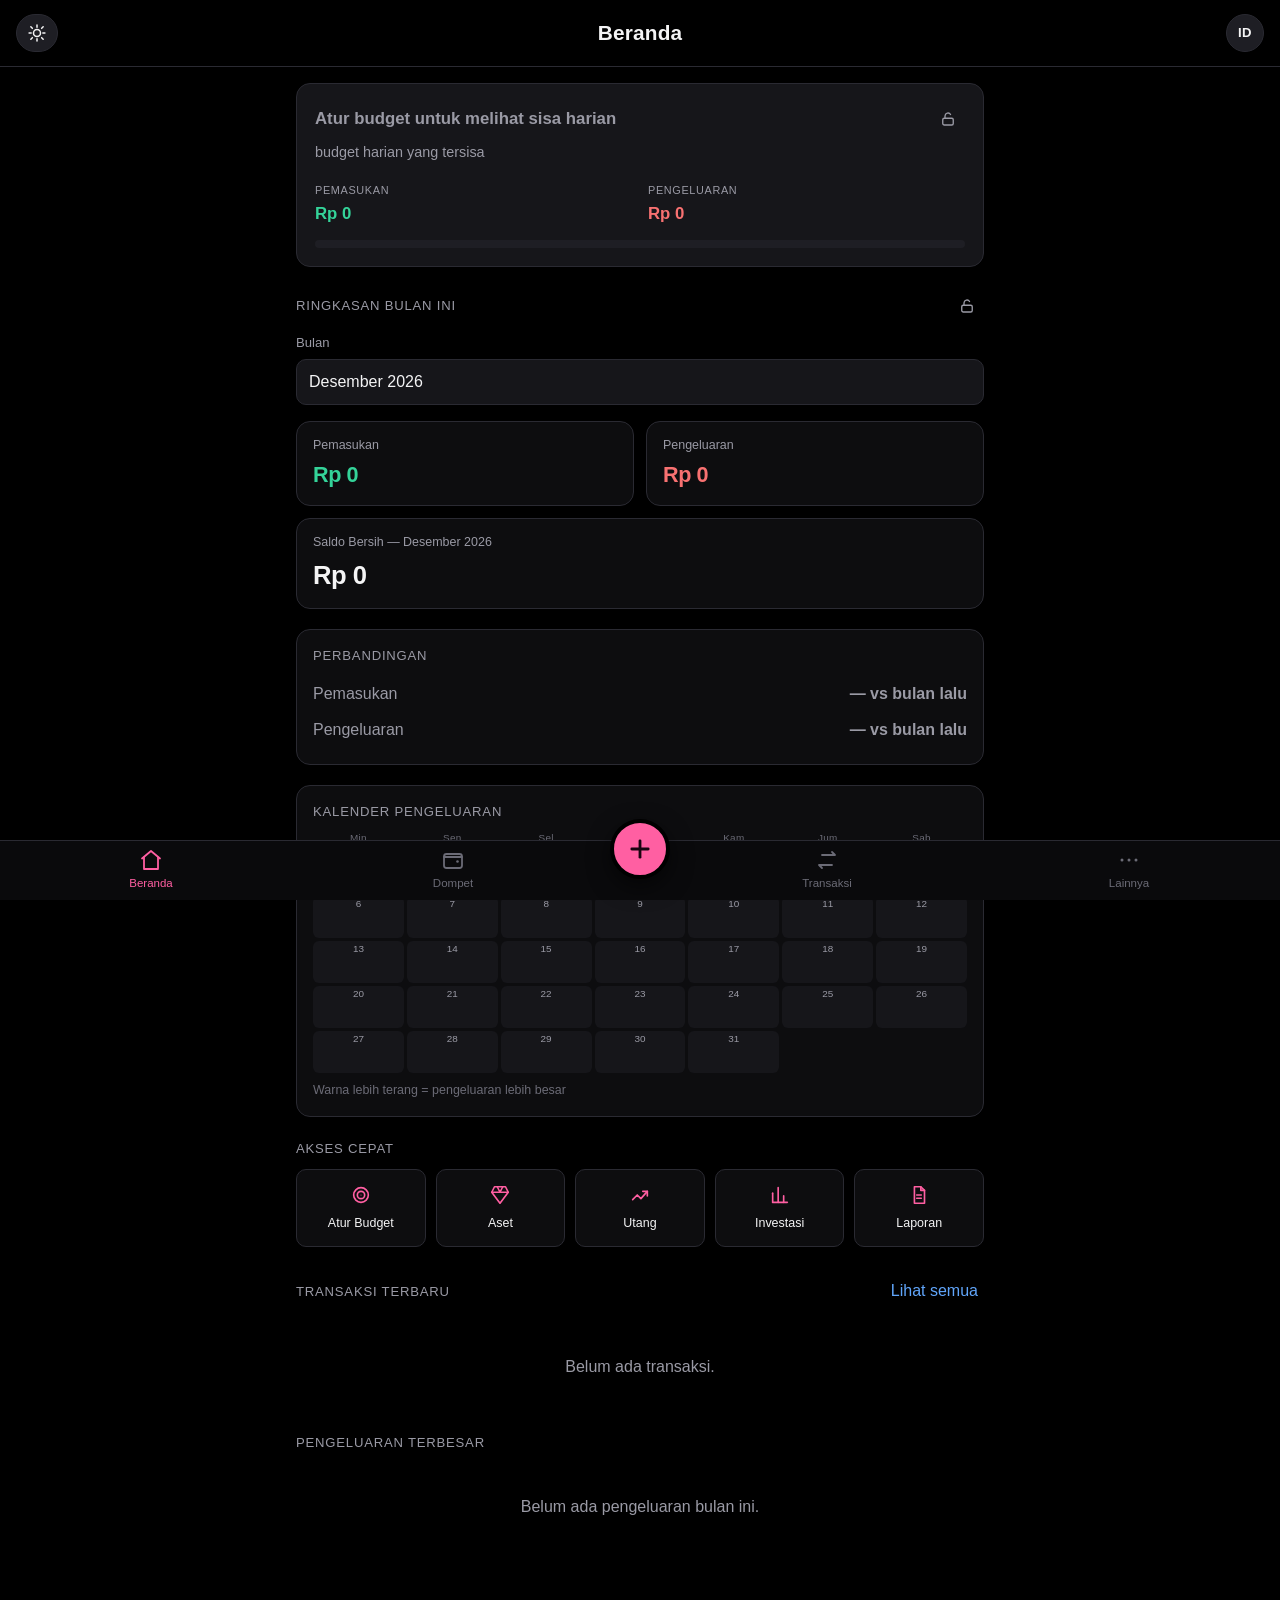
<file: index.html>
<!DOCTYPE html>
<html lang="en">
  <head>
    <meta charset="UTF-8" />
    <meta
      name="viewport"
      content="width=device-width, initial-scale=1, maximum-scale=1, viewport-fit=cover"
    />
    <title>Keuangan</title>
    <meta name="description" content="Pelacak keuangan pribadi yang privat dan bisa offline." />

    <!-- Theme + PWA -->
    <meta name="theme-color" content="#000000" />
    <link rel="manifest" href="manifest.json" />

    <!-- iOS home-screen / full-screen support -->
    <meta name="apple-mobile-web-app-capable" content="yes" />
    <meta name="mobile-web-app-capable" content="yes" />
    <meta name="apple-mobile-web-app-status-bar-style" content="black-translucent" />
    <meta name="apple-mobile-web-app-title" content="Keuangan" />
    <link rel="apple-touch-icon" href="icons/apple-touch-icon-180.png" />

    <link rel="icon" type="image/svg+xml" href="icons/favicon.svg" />
    <!-- Apply the persisted theme before first paint to avoid a flash. -->
    <script>
      (function () {
        try {
          var th = localStorage.getItem('appTheme');
          if (th === 'light') document.documentElement.setAttribute('data-theme', 'light');
        } catch (e) {}
      })();
    </script>
    <link rel="stylesheet" href="src/styles.css" />
  </head>
  <body>
    <div id="app" class="app">
      <!-- Rendered by JS -->
      <div class="loading">Memuat…</div>
    </div>

    <script type="module" src="src/main.js"></script>
  </body>
</html>
</file>
<file: src/styles.css>
/* ============================================================
   Personal Finance Tracker — black theme, mobile-first
   ============================================================ */

:root {
  /* Dark theme palette (default) */
  --bg: #000000;
  --surface: #0d0d0f;
  --surface-2: #16161a;
  --surface-3: #1e1e24;
  --border: #2a2a32;
  --text: #f4f4f5;
  --text-muted: #9a9aa5;
  --text-dim: #6b6b76;

  --accent: #ffffff;
  --accent-text: #000000; /* text on the --accent fill (primary buttons) */
  --accent-nav: #ff5fa2; /* brand/nav accent — PINK (center button + active tab); easy to retint */
  --accent-on: #1a0410; /* text/icon color that sits ON the accent fill */
  --income: #34d399; /* green */
  --expense: #f87171; /* red */
  --danger: #ef4444;
  --focus: #60a5fa;
  --scrim: rgba(0, 0, 0, 0.6); /* modal backdrop / overlays */

  --radius: 14px;
  --radius-sm: 10px;
  --gap: 16px;
  --tap: 44px; /* min tap target */

  /* Safe-area insets for iOS full-screen */
  --safe-top: env(safe-area-inset-top, 0px);
  --safe-bottom: env(safe-area-inset-bottom, 0px);
  --safe-left: env(safe-area-inset-left, 0px);
  --safe-right: env(safe-area-inset-right, 0px);

  --nav-height: 60px;

  /* Solid chrome backgrounds (header / bottom nav). Opaque (not translucent)
     so there's no backdrop-filter recomposite when content behind them
     re-renders — that caused a visible "blur then settle" flicker on tab
     switches, especially on iOS. */
  --header-bg: #000000;
  --nav-bg: #0a0a0c;
}

/* Light theme palette — applied when <html data-theme="light">. Keeps the
   pink accent (slightly deepened for contrast on white) and income/expense
   semantics; surfaces become white/light-gray with dark text. */
html[data-theme='light'] {
  --bg: #f4f5f7;
  --surface: #ffffff;
  --surface-2: #ffffff;
  --surface-3: #eef0f3;
  --border: #e2e5ea;
  --text: #15161a;
  --text-muted: #5b6069;
  --text-dim: #9aa0aa;

  --accent: #15161a;
  --accent-text: #ffffff; /* text on the --accent fill (primary buttons) */
  --accent-nav: #d61f69; /* deeper PINK so it reads on white */
  --accent-on: #ffffff; /* text/icon on the accent fill */
  --income: #1aa06a; /* green with enough contrast on white */
  --expense: #dc3b3b; /* red */
  --danger: #dc2626;
  --focus: #2563eb;
  --scrim: rgba(20, 22, 26, 0.35);

  --header-bg: #f4f5f7;
  --nav-bg: #ffffff;
}

* {
  box-sizing: border-box;
  -webkit-tap-highlight-color: transparent;
}

/* Ensure the hidden attribute always wins, even over elements that set an
   explicit display (e.g. header toggles use display:inline-flex). */
[hidden] {
  display: none !important;
}

html,
body {
  margin: 0;
  padding: 0;
  min-height: 100%;
}

body {
  background: var(--bg);
  color: var(--text);
  font-family: -apple-system, BlinkMacSystemFont, 'Segoe UI', Roboto, Helvetica,
    Arial, sans-serif;
  font-size: 16px;
  line-height: 1.5;
  -webkit-font-smoothing: antialiased;
  overscroll-behavior-y: none;
  overflow-x: hidden; /* never allow horizontal scrolling */
}

.app {
  min-height: 100vh;
  min-height: 100dvh; /* dynamic viewport so short pages fill the screen too */
  display: flex;
  flex-direction: column;
}

.loading {
  display: grid;
  place-items: center;
  min-height: 100vh;
  color: var(--text-muted);
}

/* ---- Layout ------------------------------------------------ */

.app-header {
  position: sticky;
  top: 0;
  z-index: 10;
  padding: calc(var(--safe-top) + 14px) var(--gap) 14px;
  padding-left: calc(var(--safe-left) + var(--gap));
  padding-right: calc(var(--safe-right) + var(--gap));
  background: var(--header-bg);
  border-bottom: 1px solid var(--border);
  display: flex;
  align-items: center;
  justify-content: space-between;
  gap: 12px;
}

/* Left / right header zones hold the theme & language toggles (and the back
   button). The title is absolute-centered over the whole header so it stays
   centered regardless of what's in the zones. */
.header-left,
.header-right {
  display: flex;
  align-items: center;
  gap: 8px;
  z-index: 1;
}
.header-right {
  justify-content: flex-end;
}

.app-header h1 {
  position: absolute;
  left: 50%;
  transform: translateX(-50%);
  font-size: 1.3rem;
  margin: 0;
  font-weight: 700;
  color: var(--text);
  letter-spacing: 0.01em;
  max-width: 50%;
  text-align: center;
  overflow: hidden;
  text-overflow: ellipsis;
  white-space: nowrap;
}

/* Header toggle buttons (theme sun/moon, language EN/ID). */
.header-toggle {
  min-width: 38px;
  height: 38px;
  padding: 0 10px;
  display: inline-flex;
  align-items: center;
  justify-content: center;
  border: 1px solid var(--border);
  background: var(--surface-3);
  color: var(--text);
  border-radius: 999px;
  cursor: pointer;
}
.header-toggle:active {
  transform: scale(0.96);
}
.header-toggle svg {
  display: block;
}
.lang-toggle .lang-code {
  font-size: 0.82rem;
  font-weight: 700;
  letter-spacing: 0.03em;
}

.main {
  flex: 1;
  padding: var(--gap);
  padding-left: calc(var(--safe-left) + var(--gap));
  padding-right: calc(var(--safe-right) + var(--gap));
  padding-bottom: calc(var(--nav-height) + var(--safe-bottom) + 80px);
  max-width: 720px;
  width: 100%;
  margin: 0 auto;
  overflow-x: hidden;
  min-width: 0;
}

/* Gentle opacity-only fade when switching tabs (added only on real view
   changes). No vertical movement, so there's no jump — header and bottom nav
   are persistent, so only this content cross-fades. */
.main.view-enter {
  animation: view-fade 0.15s ease;
}
@keyframes view-fade {
  from {
    opacity: 0.35;
  }
  to {
    opacity: 1;
  }
}
@media (prefers-reduced-motion: reduce) {
  .main.view-enter {
    animation: none;
  }
}

/* ---- Bottom navigation ------------------------------------- */

.bottom-nav {
  position: fixed;
  left: 0;
  right: 0;
  bottom: 0;
  z-index: 20;
  height: calc(var(--nav-height) + var(--safe-bottom));
  padding-bottom: var(--safe-bottom);
  padding-left: var(--safe-left);
  padding-right: var(--safe-right);
  display: flex;
  align-items: stretch;
  justify-content: space-around;
  background: var(--nav-bg);
  border-top: 1px solid var(--border);
}

.nav-btn {
  flex: 1;
  border: 0;
  background: transparent;
  color: var(--text-dim);
  font-size: 0.72rem;
  display: flex;
  flex-direction: column;
  align-items: center;
  justify-content: center;
  gap: 3px;
  cursor: pointer;
  min-height: var(--tap);
  transition: color 0.15s;
}

.nav-btn .icon {
  display: grid;
  place-items: center;
  line-height: 1;
}

.nav-btn .icon svg {
  display: block;
}

.nav-btn.active {
  color: var(--accent-nav);
}

/* ---- Elevated central "+" action button -------------------- */

.nav-fab {
  flex: 0 0 auto;
  align-self: center;
  width: 60px;
  height: 60px;
  margin: 0 6px;
  transform: translateY(-22px);
  border-radius: 50%;
  border: 4px solid var(--bg);
  background: var(--accent-nav);
  color: var(--accent-on);
  line-height: 1;
  display: grid;
  place-items: center;
  cursor: pointer;
  box-shadow: 0 8px 22px rgba(0, 0, 0, 0.55);
}

.nav-fab svg {
  stroke-width: 2.4;
}

.nav-fab:active {
  transform: translateY(-22px) scale(0.94);
}

/* ---- Cards & sections -------------------------------------- */

.card {
  background: var(--surface);
  border: 1px solid var(--border);
  border-radius: var(--radius);
  padding: 16px;
}

.section-title {
  font-size: 0.82rem;
  text-transform: uppercase;
  letter-spacing: 0.06em;
  color: var(--text-muted);
  margin: 22px 0 10px;
}

.stack {
  display: flex;
  flex-direction: column;
  gap: 12px;
}

/* ---- Summary cards ----------------------------------------- */

.summary-grid {
  display: grid;
  grid-template-columns: 1fr 1fr;
  gap: 12px;
}

.summary-card {
  background: var(--surface);
  border: 1px solid var(--border);
  border-radius: var(--radius);
  padding: 14px 16px;
  min-width: 0; /* allow the grid track to shrink so long values don't overflow */
}

.summary-card.net {
  grid-column: 1 / -1;
}

.summary-card .label {
  font-size: 0.78rem;
  color: var(--text-muted);
  margin-bottom: 4px;
}

.summary-card .value {
  /* Scales down on narrow cards so big nominals (e.g. Rp100.000.000) stay on
     one line without wrapping or horizontal scroll. */
  font-size: clamp(0.95rem, 5.2vw, 1.35rem);
  font-weight: 650;
  font-variant-numeric: tabular-nums;
  white-space: nowrap;
  overflow: hidden;
  text-overflow: ellipsis;
  letter-spacing: -0.02em;
}

/* The full-width net card has more room, so it can be a touch larger. */
.summary-card.net .value {
  font-size: clamp(1.1rem, 6vw, 1.6rem);
}

.value.income {
  color: var(--income);
}
.value.expense {
  color: var(--expense);
}
.value.negative {
  color: var(--expense);
}
.value.positive {
  color: var(--income);
}

/* ---- Month selector ---------------------------------------- */

.month-select {
  position: relative;
}

/* ---- Forms & inputs ---------------------------------------- */

label.field {
  display: block;
  margin-bottom: 14px;
}

.field-label {
  display: block;
  font-size: 0.82rem;
  color: var(--text-muted);
  margin-bottom: 6px;
}

input,
select,
textarea,
button {
  font: inherit;
}

input[type='text'],
input[type='number'],
input[type='date'],
select,
textarea {
  width: 100%;
  min-height: var(--tap);
  background: var(--surface-2);
  color: var(--text);
  border: 1px solid var(--border);
  border-radius: var(--radius-sm);
  padding: 10px 12px;
  appearance: none;
}

textarea {
  resize: vertical;
  min-height: 72px;
}

input:focus,
select:focus,
textarea:focus {
  outline: 2px solid var(--focus);
  outline-offset: 1px;
  border-color: var(--focus);
}

.field-error {
  color: var(--expense);
  font-size: 0.8rem;
  margin-top: 5px;
  min-height: 1em;
}

input.invalid,
select.invalid,
textarea.invalid {
  border-color: var(--expense);
}

/* Segmented control for income/expense */
.segmented {
  display: flex;
  gap: 6px;
  background: var(--surface-2);
  border: 1px solid var(--border);
  border-radius: var(--radius-sm);
  padding: 4px;
}

.segmented button {
  flex: 1;
  min-height: 38px;
  border: 0;
  border-radius: 8px;
  background: transparent;
  color: var(--text-muted);
  cursor: pointer;
}

.segmented button.active[data-type='income'] {
  background: rgba(52, 211, 153, 0.16);
  color: var(--income);
}
.segmented button.active[data-type='expense'] {
  background: rgba(248, 113, 113, 0.16);
  color: var(--expense);
}

/* ---- Buttons ----------------------------------------------- */

.btn {
  min-height: var(--tap);
  border-radius: var(--radius-sm);
  border: 1px solid var(--border);
  background: var(--surface-3);
  color: var(--text);
  padding: 0 16px;
  cursor: pointer;
  display: inline-flex;
  align-items: center;
  justify-content: center;
  gap: 8px;
}

.btn.primary {
  background: var(--accent);
  color: var(--accent-text);
  border-color: var(--accent);
  font-weight: 600;
}

.btn.danger {
  background: transparent;
  color: var(--danger);
  border-color: var(--danger);
}

.btn.ghost {
  background: transparent;
}

.btn:active {
  transform: scale(0.98);
}

.btn.full {
  width: 100%;
}

.btn-row {
  display: flex;
  gap: 10px;
}

.btn-row .btn {
  flex: 1;
}

.link-btn {
  background: none;
  border: 0;
  color: var(--focus);
  cursor: pointer;
  padding: 6px;
  min-height: var(--tap);
}

/* ---- Filter bar -------------------------------------------- */

.filter-bar {
  display: flex;
  gap: 10px;
  align-items: flex-end;
  flex-wrap: wrap;
}

.filter-bar .field {
  flex: 1;
  min-width: 130px;
  margin-bottom: 0;
}

/* ---- Transaction list -------------------------------------- */

.tx-list {
  list-style: none;
  margin: 0;
  padding: 0;
  display: flex;
  flex-direction: column;
  gap: 8px;
}

.tx-item {
  display: flex;
  align-items: center;
  gap: 12px;
  background: var(--surface);
  border: 1px solid var(--border);
  border-radius: var(--radius-sm);
  padding: 12px 14px;
}

.tx-main {
  flex: 1;
  min-width: 0;
}

.tx-cat {
  font-weight: 600;
}

.tx-meta {
  font-size: 0.8rem;
  color: var(--text-muted);
  white-space: nowrap;
  overflow: hidden;
  text-overflow: ellipsis;
}

.tx-note {
  font-size: 0.82rem;
  color: var(--text-dim);
  overflow: hidden;
  text-overflow: ellipsis;
  white-space: nowrap;
}

.tx-amount {
  font-weight: 650;
  font-variant-numeric: tabular-nums;
  white-space: nowrap;
}
.tx-amount.income {
  color: var(--income);
}
.tx-amount.expense {
  color: var(--expense);
}

.tx-actions {
  display: flex;
  gap: 4px;
}

.icon-btn {
  width: var(--tap);
  height: var(--tap);
  border: 0;
  background: transparent;
  color: var(--text-muted);
  cursor: pointer;
  border-radius: 8px;
  font-size: 1rem;
}
.icon-btn:active {
  background: var(--surface-3);
}

/* ---- Empty states ------------------------------------------ */

.empty {
  text-align: center;
  color: var(--text-muted);
  padding: 32px 16px;
}
.empty .emoji {
  font-size: 2rem;
  display: block;
  margin-bottom: 8px;
}

/* ---- Chart ------------------------------------------------- */

.chart-wrap {
  display: flex;
  flex-direction: column;
  align-items: center;
  gap: 14px;
}

.chart-center {
  pointer-events: none;
}

.chart-legend {
  width: 100%;
  display: flex;
  flex-direction: column;
  gap: 6px;
}

.legend-row {
  display: flex;
  align-items: center;
  gap: 8px;
  font-size: 0.88rem;
}

.legend-swatch {
  width: 12px;
  height: 12px;
  border-radius: 3px;
  flex: none;
}

.legend-name {
  flex: 1;
  color: var(--text);
}
.legend-val {
  color: var(--text-muted);
  font-variant-numeric: tabular-nums;
}

/* ---- Category manager -------------------------------------- */

.cat-list {
  list-style: none;
  margin: 0;
  padding: 0;
  display: flex;
  flex-direction: column;
  gap: 8px;
}

.cat-item {
  display: flex;
  align-items: center;
  gap: 10px;
  background: var(--surface);
  border: 1px solid var(--border);
  border-radius: var(--radius-sm);
  padding: 10px 14px 10px 8px;
}

.cat-drag {
  flex: none;
  display: grid;
  place-items: center;
  width: 26px;
  color: var(--text-dim);
  cursor: grab;
  touch-action: none;
}

.cat-drag:active {
  cursor: grabbing;
  color: var(--text-muted);
}

.cat-item.settling {
  transition: transform 0.18s ease;
}

.cat-item.dragging {
  opacity: 0.9;
  border-color: var(--accent-nav);
  box-shadow: 0 8px 22px rgba(0, 0, 0, 0.5);
  position: relative;
  z-index: 5;
}

.cat-name {
  flex: 1;
}

.badge {
  font-size: 0.68rem;
  text-transform: uppercase;
  letter-spacing: 0.05em;
  color: var(--text-dim);
  border: 1px solid var(--border);
  border-radius: 6px;
  padding: 2px 6px;
}

/* "Luar Beranda" badge + excluded-row styling for Kelola Kategori. */
.badge.excluded-badge {
  color: var(--accent-nav);
  border-color: color-mix(in srgb, var(--accent-nav) 45%, var(--border));
}
.cat-item.excluded .cat-name {
  color: var(--text-muted);
}
/* The eye toggle lights up when the category is excluded (eye-off shown). */
.icon-btn.active {
  color: var(--accent-nav);
}

/* ---- Modal ------------------------------------------------- */

.modal-backdrop {
  position: fixed;
  inset: 0;
  z-index: 50;
  background: var(--scrim);
  display: flex;
  align-items: flex-end;
  justify-content: center;
}

.modal {
  background: var(--surface);
  border: 1px solid var(--border);
  border-radius: var(--radius) var(--radius) 0 0;
  width: 100%;
  max-width: 560px;
  max-height: 92vh;
  overflow-y: auto;
  padding: 20px;
  padding-bottom: calc(20px + var(--safe-bottom));
  -webkit-overflow-scrolling: touch;
}

.modal h2 {
  margin: 0 0 16px;
  font-size: 1.1rem;
}

@media (min-width: 640px) {
  .modal-backdrop {
    align-items: center;
  }
  .modal {
    border-radius: var(--radius);
  }
}

/* ---- Error toast ------------------------------------------- */

.toast {
  position: fixed;
  left: 50%;
  transform: translateX(-50%);
  bottom: calc(var(--nav-height) + var(--safe-bottom) + 84px);
  z-index: 60;
  background: var(--danger);
  color: #fff;
  padding: 10px 16px;
  border-radius: 10px;
  max-width: 90vw;
  box-shadow: 0 6px 20px rgba(0, 0, 0, 0.5);
  display: flex;
  gap: 12px;
  align-items: center;
}
.toast button {
  background: none;
  border: 0;
  color: #fff;
  font-weight: 700;
  cursor: pointer;
}

.sr-only {
  position: absolute;
  width: 1px;
  height: 1px;
  padding: 0;
  margin: -1px;
  overflow: hidden;
  clip: rect(0, 0, 0, 0);
  white-space: nowrap;
  border: 0;
}


/* ---- Menu list (Lainnya hub) ------------------------------- */

.menu-list {
  list-style: none;
  margin: 0;
  padding: 0;
  display: flex;
  flex-direction: column;
  gap: 8px;
}

.menu-row {
  width: 100%;
  display: flex;
  align-items: center;
  gap: 12px;
  min-height: 52px;
  padding: 10px 14px;
  background: var(--surface);
  border: 1px solid var(--border);
  border-radius: var(--radius-sm);
  color: var(--text);
  cursor: pointer;
  text-align: left;
}

.menu-row:active {
  background: var(--surface-3);
}

.menu-row.disabled {
  opacity: 0.6;
  cursor: default;
}

.menu-icon {
  font-size: 1.3rem;
  line-height: 1;
  width: 28px;
  text-align: center;
}

.menu-label {
  flex: 1;
  font-weight: 550;
}

.menu-chevron {
  color: var(--text-dim);
  font-size: 1.4rem;
  line-height: 1;
}


/* ---- Beranda "Sekilas Hari Ini" glance card ---------------- */

.glance-card {
  background: var(--surface-2);
  border: 1px solid var(--border);
  border-radius: var(--radius);
  padding: 18px;
  margin-bottom: 8px;
}

.glance-label {
  display: flex;
  align-items: center;
  gap: 6px;
  font-size: 0.72rem;
  letter-spacing: 0.08em;
  text-transform: uppercase;
  color: var(--text-muted);
  margin-bottom: 10px;
}

.glance-amount-row {
  display: flex;
  align-items: center;
  justify-content: space-between;
  gap: 10px;
}

.glance-amount {
  font-size: 2rem;
  font-weight: 700;
  font-variant-numeric: tabular-nums;
  line-height: 1.1;
}

.glance-amount.muted {
  font-size: 1.05rem;
  font-weight: 550;
  color: var(--text-muted);
}

.glance-lock {
  font-size: 1rem;
  opacity: 0.7;
}

.glance-caption {
  display: flex;
  align-items: center;
  gap: 6px;
  color: var(--text-muted);
  font-size: 0.9rem;
  margin-top: 6px;
}

.glance-io {
  display: flex;
  gap: 16px;
  margin-top: 18px;
}

.glance-io-col {
  flex: 1;
  min-width: 0;
}

.glance-io-label {
  font-size: 0.68rem;
  letter-spacing: 0.06em;
  color: var(--text-muted);
  margin-bottom: 3px;
}

.glance-io-val {
  font-size: 1.05rem;
  font-weight: 650;
  font-variant-numeric: tabular-nums;
}

.glance-io-val.income {
  color: var(--income);
}
.glance-io-val.expense {
  color: var(--expense);
}

.glance-progress {
  margin-top: 14px;
  height: 8px;
  border-radius: 6px;
  background: var(--surface-3);
  overflow: hidden;
}

.glance-progress-fill {
  height: 100%;
  border-radius: 6px;
  background: var(--accent-nav);
  transition: width 0.3s ease;
}

.glance-progress-fill.over {
  background: var(--expense);
}

/* ---- Modal header with close button ------------------------ */

.modal-header {
  display: flex;
  align-items: center;
  justify-content: space-between;
  gap: 12px;
  margin-bottom: 16px;
}

.modal-header h2 {
  margin: 0;
  font-size: 1.1rem;
}

.modal-close {
  flex: none;
  width: var(--tap);
  height: var(--tap);
  border: 0;
  background: var(--surface-3);
  color: var(--text);
  border-radius: 50%;
  font-size: 1rem;
  cursor: pointer;
  display: grid;
  place-items: center;
}

.modal-close:active {
  transform: scale(0.94);
}


/* ---- Wallet list (Dompet) ---------------------------------- */

.glance-amount.negative {
  color: var(--expense);
}

.wallet-list {
  list-style: none;
  margin: 0;
  padding: 0;
  display: flex;
  flex-direction: column;
  gap: 8px;
}

.wallet-item {
  background: var(--surface);
  border: 1px solid var(--border);
  border-radius: var(--radius-sm);
  overflow: hidden;
}

.wallet-item.open {
  border-color: color-mix(in srgb, var(--accent-nav) 45%, var(--border));
}

/* Non-dragged rows animate to their new slot (FLIP). */
.wallet-item.settling {
  transition: transform 0.18s ease;
}

.wallet-item.dragging {
  opacity: 0.9;
  border-color: var(--accent-nav);
  box-shadow: 0 8px 22px rgba(0, 0, 0, 0.5);
  position: relative;
  z-index: 5;
}

/* Row header: drag handle + the expand button. */
.wallet-row-wrap {
  display: flex;
  align-items: stretch;
}

.wallet-drag {
  flex: none;
  display: grid;
  place-items: center;
  width: 34px;
  color: var(--text-dim);
  cursor: grab;
  touch-action: none; /* let pointer events drive the drag on touch */
}

.wallet-drag:active {
  cursor: grabbing;
  color: var(--text-muted);
}

/* The row button toggles the panel. */
.wallet-row {
  flex: 1;
  min-width: 0;
  display: flex;
  align-items: center;
  gap: 12px;
  padding: 12px 14px 12px 4px;
  background: transparent;
  border: 0;
  color: var(--text);
  cursor: pointer;
  text-align: left;
}

.wallet-row:active {
  background: var(--surface-2);
}

.wallet-icon {
  flex: none;
  width: 38px;
  height: 38px;
  border-radius: 10px;
  background: var(--surface-3);
  color: var(--text-muted);
  display: grid;
  place-items: center;
}

.wallet-main {
  flex: 1;
  min-width: 0;
}

.wallet-name-row {
  display: flex;
  align-items: center;
  gap: 8px;
  min-width: 0;
}

.wallet-name {
  font-weight: 600;
  white-space: nowrap;
  overflow: hidden;
  text-overflow: ellipsis;
}

.wallet-type {
  font-size: 0.8rem;
  color: var(--text-muted);
  margin-top: 1px;
}

.primary-badge {
  flex: none;
  color: var(--accent-nav);
  border-color: color-mix(in srgb, var(--accent-nav) 45%, transparent);
}

.wallet-saldo {
  flex: none;
  font-weight: 650;
  font-variant-numeric: tabular-nums;
  white-space: nowrap;
  font-size: 0.95rem;
  text-align: right;
}

.wallet-saldo.negative {
  color: var(--expense);
}

.wallet-chevron {
  flex: none;
  color: var(--text-dim);
  display: grid;
  place-items: center;
  transition: transform 0.2s ease;
}

.wallet-chevron.open {
  transform: rotate(180deg);
}

/* Inline expanding panel beneath the row */
.wallet-panel {
  border-top: 1px solid var(--border);
  padding: 8px;
  background: var(--surface-2);
}

.menu-rekening {
  padding: 8px 8px 10px;
}

.menu-rekening-label {
  font-size: 0.7rem;
  letter-spacing: 0.05em;
  text-transform: uppercase;
  color: var(--text-muted);
  margin-bottom: 4px;
}

.menu-rekening-row {
  display: flex;
  align-items: center;
  gap: 8px;
}

.menu-rekening-value {
  flex: 1;
  min-width: 0;
  font-variant-numeric: tabular-nums;
  overflow: hidden;
  text-overflow: ellipsis;
  white-space: nowrap;
}

.menu-rekening-value.muted {
  color: var(--text-dim);
  font-size: 0.85rem;
}

.menu-divider {
  height: 1px;
  background: var(--border);
  margin: 4px 0;
}

.menu-action {
  width: 100%;
  display: flex;
  align-items: center;
  gap: 10px;
  min-height: 44px;
  padding: 0 8px;
  border: 0;
  background: transparent;
  color: var(--text);
  border-radius: 8px;
  cursor: pointer;
  text-align: left;
}

.menu-action:active {
  background: var(--surface-3);
}

.menu-action.danger {
  color: var(--danger);
}

.btn.sm {
  min-height: 34px;
  padding: 0 10px;
  font-size: 0.85rem;
  gap: 6px;
}


/* ---- Beranda total-saldo card ------------------------------ */

.saldo-card {
  background: linear-gradient(135deg, var(--surface-3), var(--surface-2));
  border: 1px solid var(--border);
  border-radius: var(--radius);
  padding: 18px;
  margin-bottom: 12px;
}

.saldo-head {
  display: flex;
  align-items: center;
  justify-content: space-between;
  gap: 10px;
  margin-bottom: 6px;
}

.saldo-label {
  font-size: 0.72rem;
  letter-spacing: 0.08em;
  text-transform: uppercase;
  color: var(--text-muted);
}

.saldo-lock {
  flex: none;
  width: 34px;
  height: 34px;
  border: 0;
  background: transparent;
  color: var(--text-muted);
  border-radius: 8px;
  cursor: pointer;
  display: grid;
  place-items: center;
}

.saldo-lock:active {
  background: var(--surface-3);
}

.saldo-value {
  font-size: 1.8rem;
  font-weight: 700;
  font-variant-numeric: tabular-nums;
}

.saldo-value.negative {
  color: var(--expense);
}


/* ---- Transaksi controls (search + filter) ------------------ */

.tx-controls {
  display: flex;
  gap: 10px;
  align-items: center;
  margin-bottom: 12px;
}

.search-wrap {
  flex: 1;
  min-width: 0;
}

.search-wrap input {
  width: 100%;
}

.filter-btn {
  flex: none;
  display: inline-flex;
  align-items: center;
  gap: 6px;
  min-height: var(--tap);
  padding: 0 14px;
  border: 1px solid var(--border);
  background: var(--surface-2);
  color: var(--text);
  border-radius: var(--radius-sm);
  cursor: pointer;
  font-size: 0.9rem;
}

.filter-btn.active {
  border-color: var(--accent-nav);
  color: var(--accent-nav);
}

.filter-count {
  min-width: 18px;
  height: 18px;
  padding: 0 5px;
  border-radius: 9px;
  background: var(--accent-nav);
  color: var(--accent-on);
  font-size: 0.72rem;
  font-weight: 700;
  display: inline-grid;
  place-items: center;
}

.tx-filter-summary {
  display: flex;
  align-items: center;
  justify-content: space-between;
  gap: 10px;
  color: var(--text-muted);
  font-size: 0.85rem;
  margin: 6px 0 12px;
}

/* ---- Transaksi date groups --------------------------------- */

.tx-groups {
  display: flex;
  flex-direction: column;
  gap: 18px;
}

.tx-group-head {
  font-size: 0.8rem;
  font-weight: 600;
  color: var(--text-muted);
  margin-bottom: 8px;
  position: sticky;
  top: 0;
}


/* ---- Atur Budget ------------------------------------------- */

.field-hint {
  display: block;
  font-size: 0.78rem;
  color: var(--text-dim);
  margin-top: 5px;
}

.budget-slider-row {
  margin-bottom: 14px;
}

.budget-slider-head {
  display: flex;
  align-items: baseline;
  justify-content: space-between;
  gap: 10px;
  margin-bottom: 4px;
}

.budget-slider-label {
  font-weight: 600;
}

.budget-slider-val {
  font-size: 0.85rem;
  color: var(--text-muted);
  font-variant-numeric: tabular-nums;
}

.budget-slider {
  width: 100%;
  accent-color: var(--accent-nav);
  height: var(--tap);
}

.budget-total {
  font-weight: 650;
  font-variant-numeric: tabular-nums;
  margin: 4px 0 10px;
}

.budget-total.invalid {
  color: var(--expense);
}

.assign-list {
  list-style: none;
  margin: 0;
  padding: 0;
  display: flex;
  flex-direction: column;
  gap: 8px;
}

.assign-item {
  display: flex;
  align-items: center;
  gap: 12px;
  background: var(--surface);
  border: 1px solid var(--border);
  border-radius: var(--radius-sm);
  padding: 10px 14px;
}

.assign-name {
  flex: 1;
  min-width: 0;
  overflow: hidden;
  text-overflow: ellipsis;
  white-space: nowrap;
}

.assign-item select {
  flex: none;
  width: auto;
  min-width: 130px;
}

/* Progress bars */
.progress-list {
  display: flex;
  flex-direction: column;
  gap: 14px;
}

.progress-head {
  display: flex;
  align-items: baseline;
  justify-content: space-between;
  gap: 10px;
  margin-bottom: 5px;
}

.progress-name {
  font-weight: 600;
}

.progress-vals {
  font-size: 0.85rem;
  color: var(--text-muted);
  font-variant-numeric: tabular-nums;
}

.progress-vals.over {
  color: var(--expense);
}

.progress-track {
  height: 8px;
  border-radius: 6px;
  background: var(--surface-3);
  overflow: hidden;
}

.progress-fill {
  height: 100%;
  border-radius: 6px;
  background: var(--accent-nav);
  transition: width 0.3s ease;
}

.progress-fill.over {
  background: var(--expense);
}

.progress-over {
  font-size: 0.78rem;
  color: var(--expense);
  margin-top: 3px;
}

/* Lainnya menu icons now hold SVGs */
.menu-icon {
  display: grid;
  place-items: center;
  color: var(--text-muted);
}

.menu-chevron {
  display: grid;
  place-items: center;
}


/* ---- Header back button (secondary views) ------------------ */

/* On secondary pages the back button sits in the left zone next to the theme
   toggle; the title stays absolute-centered via the base .app-header h1 rule. */
.app-header.with-back h1 {
  font-size: 1.2rem;
  max-width: 44%;
}

.back-btn {
  display: inline-flex;
  align-items: center;
  gap: 4px;
  min-height: 38px;
  padding: 0 14px 0 10px;
  border: 1px solid var(--border);
  background: var(--surface-3);
  color: var(--text);
  border-radius: 999px;
  font-size: 0.92rem;
  font-weight: 550;
  cursor: pointer;
}

.back-btn:active {
  background: var(--surface-3);
}

.back-btn svg {
  display: block;
}


/* ---- Center confirmation notice ("Tersimpan") -------------- */

.notice {
  position: fixed;
  left: 50%;
  top: 50%;
  transform: translate(-50%, -50%);
  z-index: 70;
  background: var(--surface-3);
  color: var(--text);
  border: 1px solid var(--border);
  padding: 14px 22px;
  border-radius: 12px;
  font-weight: 600;
  box-shadow: 0 10px 30px rgba(0, 0, 0, 0.6);
  animation: notice-pop 0.15s ease;
  pointer-events: none;
}

@keyframes notice-pop {
  from { opacity: 0; transform: translate(-50%, -46%); }
  to { opacity: 1; transform: translate(-50%, -50%); }
}

/* ---- Budget assign rows with editable amount --------------- */

.assign-item.column {
  flex-direction: column;
  align-items: stretch;
  gap: 8px;
}

.assign-row {
  display: flex;
  align-items: center;
  gap: 12px;
}

.assign-row .assign-name {
  flex: 1;
}

.assign-amount {
  display: flex;
  align-items: center;
  gap: 10px;
}

.assign-amount-label {
  font-size: 0.8rem;
  color: var(--text-muted);
  flex: none;
}


/* ---- Aset (net worth) breakdown ---------------------------- */

.breakdown-row {
  display: flex;
  align-items: center;
  justify-content: space-between;
  gap: 12px;
  padding: 7px 0;
}

.breakdown-label {
  color: var(--text-muted);
}

.breakdown-val {
  font-weight: 600;
  font-variant-numeric: tabular-nums;
}

.breakdown-divider {
  height: 1px;
  background: var(--border);
  margin: 8px 0;
}

.runway-row {
  display: flex;
  align-items: center;
  justify-content: space-between;
  gap: 12px;
}

.runway-label {
  font-weight: 650;
}

.runway-value {
  font-size: 1.15rem;
  font-weight: 700;
  color: var(--accent-nav);
  white-space: nowrap;
}

.asset-actions {
  flex: none;
  display: flex;
  gap: 2px;
}


/* ---- Utang (debt list) ------------------------------------- */

.debt-list {
  display: flex;
  flex-direction: column;
  gap: 10px;
}

.debt-item {
  background: var(--surface);
  border: 1px solid var(--border);
  border-radius: var(--radius-sm);
  padding: 14px;
}

.debt-head {
  display: flex;
  align-items: center;
  justify-content: space-between;
  gap: 10px;
}

.debt-name-row {
  display: flex;
  align-items: center;
  gap: 8px;
  min-width: 0;
}

.debt-name {
  font-weight: 600;
  white-space: nowrap;
  overflow: hidden;
  text-overflow: ellipsis;
}

.overdue-badge {
  color: var(--expense);
  border-color: color-mix(in srgb, var(--expense) 45%, transparent);
}

.lunas-badge {
  color: var(--income);
  border-color: color-mix(in srgb, var(--income) 45%, transparent);
}

.debt-actions {
  flex: none;
  display: flex;
  gap: 2px;
}

.debt-remaining {
  font-weight: 650;
  font-variant-numeric: tabular-nums;
  margin: 8px 0 8px;
}

.debt-remaining.lunas {
  color: var(--income);
}

.debt-due {
  font-size: 0.8rem;
  color: var(--text-muted);
  margin-top: 6px;
}

.debt-due.overdue {
  color: var(--expense);
}


/* ---- Investasi --------------------------------------------- */

.invest-total-gain {
  margin-top: 6px;
  font-weight: 650;
  font-variant-numeric: tabular-nums;
}

.invest-total-gain.positive {
  color: var(--income);
}
.invest-total-gain.negative {
  color: var(--expense);
}

.invest-values {
  display: flex;
  flex-wrap: wrap;
  gap: 4px 16px;
  margin: 8px 0 6px;
  font-size: 0.9rem;
  font-variant-numeric: tabular-nums;
}

.invest-value-item.muted {
  color: var(--text-muted);
}

.invest-gain {
  font-weight: 650;
  font-variant-numeric: tabular-nums;
}

.invest-gain.positive {
  color: var(--income);
}
.invest-gain.negative {
  color: var(--expense);
}


/* ---- Laporan (report deltas) ------------------------------- */

.report-delta {
  margin-top: 4px;
  font-size: 0.78rem;
  font-variant-numeric: tabular-nums;
}

.report-delta.good {
  color: var(--income);
}
.report-delta.bad {
  color: var(--expense);
}
.report-delta.flat {
  color: var(--text-muted);
}


/* ---- Dashboard (Beranda) ----------------------------------- */

.greeting {
  font-size: 1.05rem;
  font-weight: 600;
  color: var(--text);
  margin: 2px 0 14px;
}

.card-head {
  display: flex;
  align-items: center;
  justify-content: space-between;
  gap: 10px;
  margin: 22px 0 10px;
}

.card-head .section-title {
  text-transform: uppercase;
}

/* Comparison rows */
.cmp-row {
  display: flex;
  align-items: center;
  justify-content: space-between;
  gap: 12px;
  padding: 6px 0;
}

.cmp-label {
  color: var(--text-muted);
}

.cmp-delta {
  font-weight: 600;
  font-variant-numeric: tabular-nums;
}
.cmp-delta.good { color: var(--income); }
.cmp-delta.bad { color: var(--expense); }
.cmp-delta.flat { color: var(--text-muted); }

/* Calendar heatmap */
.cal-grid {
  display: grid;
  grid-template-columns: repeat(7, 1fr);
  gap: 3px;
}

.cal-dow {
  text-align: center;
  font-size: 0.62rem;
  letter-spacing: 0.03em;
  color: var(--text-dim);
  padding-bottom: 2px;
}

.cal-cell {
  min-height: 42px;
  border-radius: 6px;
  padding: 3px 2px;
  display: flex;
  flex-direction: column;
  align-items: center;
  justify-content: flex-start;
  gap: 1px;
  color: var(--text);
  font-variant-numeric: tabular-nums;
}

.cal-day {
  font-size: 0.62rem;
  color: var(--text-muted);
  line-height: 1.1;
}

.cal-amt {
  font-size: 0.55rem;
  font-weight: 600;
  color: var(--expense);
  line-height: 1.05;
  width: 100%;
  white-space: nowrap;
  overflow: visible;
  letter-spacing: -0.02em;
}

.cal-cell.empty {
  background: transparent !important;
  min-height: 0;
}

.cal-cell.today {
  outline: 1.5px solid var(--accent-nav);
  outline-offset: -1.5px;
  border-radius: 6px;
}

.cal-cell.today .cal-day {
  color: var(--accent-nav);
  font-weight: 700;
}

/* Budget-group tag on top expenses */
.group-tag {
  font-size: 0.68rem;
  padding: 1px 6px;
  border-radius: 6px;
  border: 1px solid var(--border);
}
.group-tag.needs { color: #60a5fa; border-color: color-mix(in srgb, #60a5fa 45%, transparent); }
.group-tag.wants { color: #fbbf24; border-color: color-mix(in srgb, #fbbf24 45%, transparent); }
.group-tag.savings { color: var(--income); border-color: color-mix(in srgb, var(--income) 45%, transparent); }

/* Quick-access grid */
.quick-grid {
  display: grid;
  grid-template-columns: repeat(auto-fit, minmax(88px, 1fr));
  gap: 10px;
}

.quick-item {
  display: flex;
  flex-direction: column;
  align-items: center;
  gap: 8px;
  padding: 14px 8px;
  background: var(--surface);
  border: 1px solid var(--border);
  border-radius: var(--radius-sm);
  color: var(--text);
  cursor: pointer;
}

.quick-item:active {
  background: var(--surface-3);
}

.quick-icon {
  color: var(--accent-nav);
  display: grid;
  place-items: center;
}

.quick-label {
  font-size: 0.78rem;
  text-align: center;
}


/* ---- Kelola Kategori grouped by kind ----------------------- */

.cat-group {
  background: var(--surface-2);
  border: 1px solid var(--border);
  border-radius: var(--radius);
  padding: 14px;
  margin-top: 14px;
}

.cat-group-title {
  font-size: 0.72rem;
  font-weight: 700;
  letter-spacing: 0.06em;
  text-transform: uppercase;
  margin: 0 0 10px;
  padding-left: 8px;
  border-left: 3px solid var(--border);
}

.cat-group-title.expense {
  color: var(--expense);
  border-left-color: var(--expense);
}

.cat-group-title.income {
  color: var(--income);
  border-left-color: var(--income);
}

.cat-group .cat-item {
  background: var(--surface);
}


/* ---- Inline confirm (within a modal) ----------------------- */

.inline-confirm {
  padding: 20px;
  margin: 10px 0;
}

/* ============================================================
   Settings view (Pengaturan)
   ============================================================ */
.settings-card {
  display: flex;
  flex-direction: column;
  gap: 14px;
  padding: 16px;
}
.settings-head {
  display: flex;
  align-items: flex-start;
  gap: 12px;
}
.settings-icon {
  flex: 0 0 auto;
  width: 36px;
  height: 36px;
  display: grid;
  place-items: center;
  border-radius: var(--radius-sm);
  background: var(--surface-3);
  color: var(--accent-nav);
}
.settings-text {
  min-width: 0;
}
.settings-title {
  font-weight: 600;
  color: var(--text);
}
.settings-desc {
  font-size: 0.85rem;
  color: var(--text-muted);
  margin-top: 2px;
}
.settings-control select {
  width: 100%;
}
/* Light/Dark segmented control in Settings */
.segmented.settings-seg button {
  display: inline-flex;
  align-items: center;
  justify-content: center;
  gap: 6px;
}

/* ============================================================
   Transaction receipt photo — picker, preview, thumbnail, viewer
   ============================================================ */
.photo-actions {
  display: flex;
  gap: 10px;
}
.photo-btn {
  flex: 1;
  display: inline-flex;
  align-items: center;
  justify-content: center;
  gap: 6px;
}
.btn-sm {
  padding: 8px 12px;
  min-height: 0;
  font-size: 0.85rem;
  flex: 0 0 auto;
}
.photo-preview {
  display: flex;
  align-items: center;
  gap: 12px;
  margin-top: 10px;
}
.photo-preview[hidden] {
  display: none;
}
.photo-thumb {
  width: 72px;
  height: 72px;
  object-fit: cover;
  border-radius: var(--radius-sm);
  border: 1px solid var(--border);
  cursor: pointer;
  background: var(--surface-3);
}

/* Thumbnail shown on a transaction row */
.tx-thumb {
  width: 40px;
  height: 40px;
  flex: 0 0 auto;
  object-fit: cover;
  border-radius: 8px;
  border: 1px solid var(--border);
  cursor: pointer;
  background: var(--surface-3);
}

/* Full-screen viewer overlay */
.photo-viewer {
  position: fixed;
  inset: 0;
  z-index: 1000;
  display: grid;
  place-items: center;
  padding: calc(16px + var(--safe-top)) 16px calc(16px + var(--safe-bottom));
  background: rgba(0, 0, 0, 0.92);
}
.photo-viewer-img {
  max-width: 94vw;
  max-height: 86vh;
  border-radius: 10px;
  box-shadow: 0 10px 40px rgba(0, 0, 0, 0.5);
}
.photo-viewer-close {
  position: absolute;
  top: calc(14px + var(--safe-top));
  right: 14px;
  width: 40px;
  height: 40px;
  border-radius: 999px;
  border: none;
  background: rgba(255, 255, 255, 0.16);
  color: #fff;
  font-size: 1.1rem;
  cursor: pointer;
  display: grid;
  place-items: center;
}

/* ============================================================
   Wallet transfer (Pindah Dana)
   ============================================================ */
.wallet-actions {
  display: flex;
  flex-direction: column;
  gap: 10px;
}
.wallet-actions .btn.full {
  display: inline-flex;
  align-items: center;
  justify-content: center;
  gap: 8px;
}
.transfer-hint {
  margin: 0 0 4px;
  font-size: 0.85rem;
  color: var(--text-muted);
}
</file>
